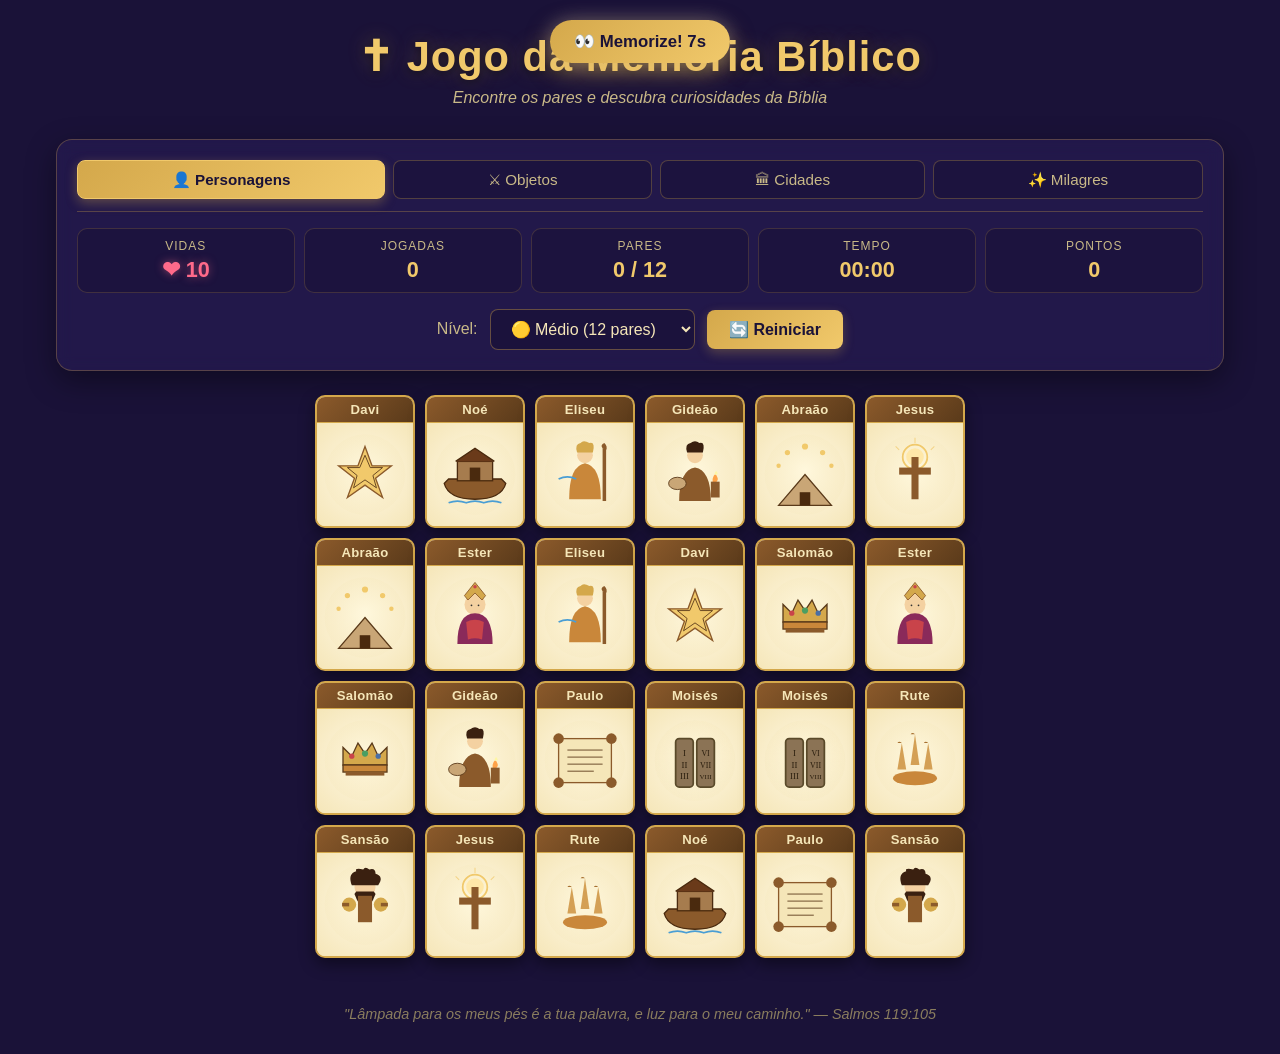
<file: index.html>
<!DOCTYPE html>
<html lang="pt-BR">
<head>
<meta charset="UTF-8" />
<meta name="viewport" content="width=device-width, initial-scale=1.0" />
<title>Jogo da Memória - Personagens Bíblicos</title>
<link rel="stylesheet" href="styles.css" />
</head>
<body>
  <div class="background"></div>

  <header class="topbar">
    <h1>✝ Jogo da Memória Bíblico</h1>
    <p class="subtitle">Encontre os pares e descubra curiosidades da Bíblia</p>
  </header>

  <main class="container">
    <section class="panel">
      <div class="mode-tabs" role="tablist">
        <button class="tab active" data-mode="characters" role="tab">👤 Personagens</button>
        <button class="tab" data-mode="objects"    role="tab">⚔ Objetos</button>
        <button class="tab" data-mode="cities"     role="tab">🏛 Cidades</button>
        <button class="tab" data-mode="miracles"   role="tab">✨ Milagres</button>
      </div>

      <div class="stats">
        <div class="stat stat-lives" id="livesStat">
          <span class="label">Vidas</span>
          <span id="lives" class="value">❤ 10</span>
        </div>
        <div class="stat">
          <span class="label">Jogadas</span>
          <span id="moves" class="value">0</span>
        </div>
        <div class="stat">
          <span class="label">Pares</span>
          <span id="pairs" class="value">0 / 0</span>
        </div>
        <div class="stat">
          <span class="label">Tempo</span>
          <span id="timer" class="value">00:00</span>
        </div>
        <div class="stat">
          <span class="label">Pontos</span>
          <span id="score" class="value">0</span>
        </div>
      </div>

      <div class="controls">
        <label for="difficulty">Nível:</label>
        <select id="difficulty">
          <option value="easy">🟢 Fácil (8 pares)</option>
          <option value="medium" selected>🟡 Médio (12 pares)</option>
          <option value="hard">🟠 Difícil (16 pares)</option>
          <option value="expert">🔴 Expert (20 pares)</option>
          <option value="master">⚫ Mestre (24 pares)</option>
        </select>
        <button id="restart" class="btn-primary">🔄 Reiniciar</button>
      </div>
    </section>

    <section id="board" class="board" aria-label="Tabuleiro do jogo"></section>
  </main>

  <!-- Toast de curiosidade -->
  <div id="curiosityToast" class="curiosity-toast hidden" role="status">
    <div class="toast-icon"></div>
    <div class="toast-body">
      <h3 id="toastTitle">—</h3>
      <p id="toastText">—</p>
    </div>
    <button class="toast-close" aria-label="Fechar">×</button>
  </div>

  <!-- Modal de Game Over -->
  <div id="gameOverModal" class="modal hidden" role="dialog" aria-modal="true">
    <div class="modal-content gameover">
      <div class="crown">💔</div>
      <h2>Fim de Jogo!</h2>
      <p>Suas vidas acabaram. Não desista — tente novamente!</p>
      <ul class="result">
        <li>Modo: <strong id="goMode">—</strong></li>
        <li>Nível: <strong id="goLevel">—</strong></li>
        <li>Pares encontrados: <strong id="goPairs">0 / 0</strong></li>
        <li>Tempo: <strong id="goTime">00:00</strong></li>
      </ul>
      <blockquote class="verse">
        "Porque sete vezes cairá o justo, e se levantará." — Provérbios 24:16
      </blockquote>
      <button id="tryAgain" class="btn-primary">🔁 Tentar de Novo</button>
    </div>
  </div>

  <!-- Modal de vitória -->
  <div id="winModal" class="modal hidden" role="dialog" aria-modal="true">
    <div class="modal-content">
      <div class="crown">👑</div>
      <h2>Parabéns!</h2>
      <p>Você encontrou todos os pares!</p>
      <ul class="result">
        <li>Modo: <strong id="finalMode">—</strong></li>
        <li>Nível: <strong id="finalLevel">—</strong></li>
        <li>Jogadas: <strong id="finalMoves">0</strong></li>
        <li>Tempo: <strong id="finalTime">00:00</strong></li>
        <li>Pontuação: <strong id="finalScore">0</strong></li>
      </ul>
      <blockquote id="verse" class="verse"></blockquote>
      <button id="playAgain" class="btn-primary">Jogar de Novo</button>
    </div>
  </div>

  <footer class="footer">
    <p>"Lâmpada para os meus pés é a tua palavra, e luz para o meu caminho." — Salmos 119:105</p>
  </footer>

  <script src="data.js"></script>
  <script src="game.js"></script>
</body>
</html>
</file>
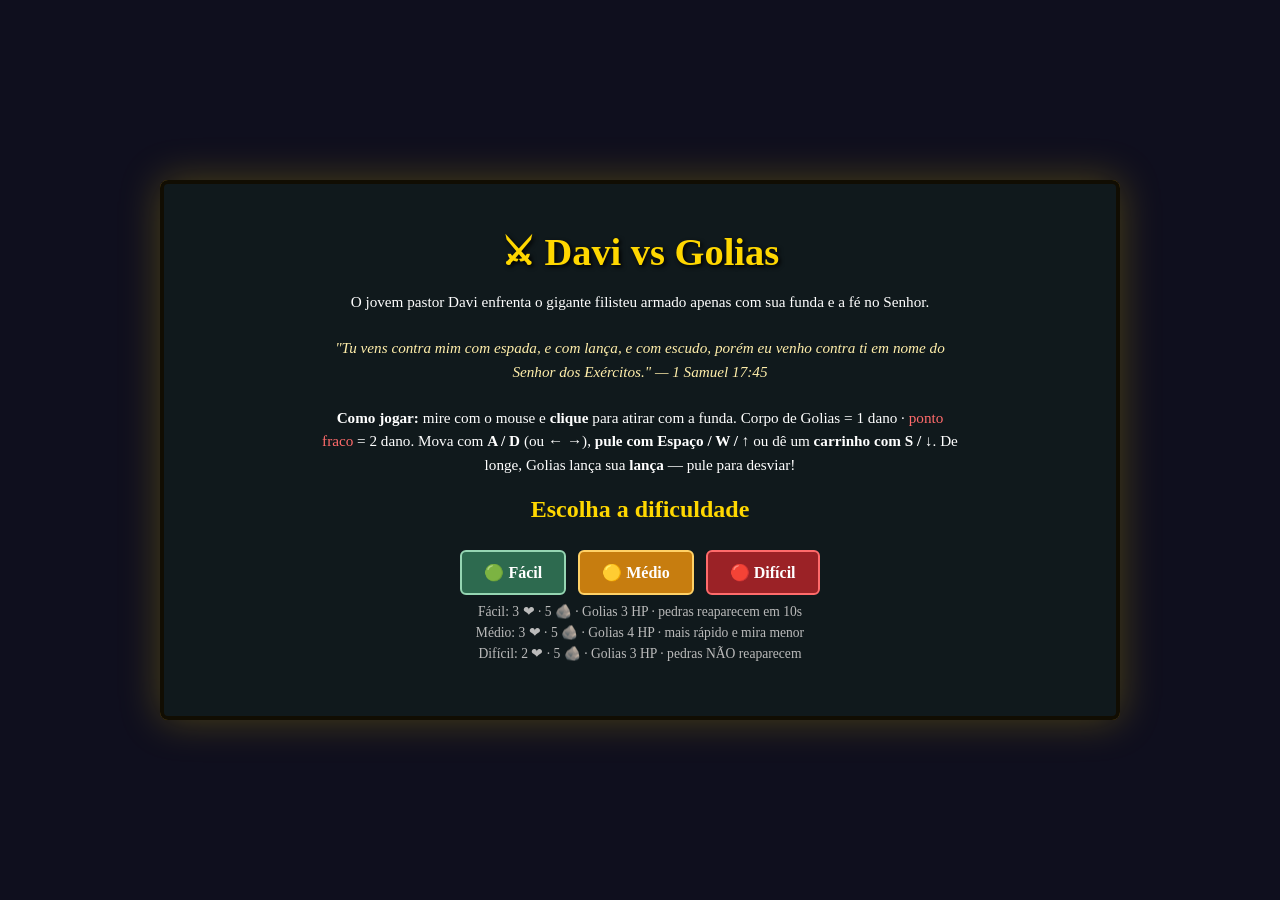
<file: davi-golias.html>
<!DOCTYPE html>
<html lang="pt-BR">
<head>
<meta charset="UTF-8" />
<meta name="viewport" content="width=device-width, initial-scale=1.0" />
<title>Davi vs Golias — Batalha Bíblica</title>
<style>
  * { box-sizing: border-box; margin: 0; padding: 0; }
  html, body {
    background: #0f0f1e;
    color: #fff;
    font-family: Georgia, 'Times New Roman', serif;
    min-height: 100vh;
    overflow: hidden;
  }
  body {
    display: flex;
    justify-content: center;
    align-items: center;
    padding: 10px;
  }
  #gameContainer {
    position: relative;
    width: 960px;
    max-width: 100%;
    aspect-ratio: 16 / 9;
  }
  canvas {
    display: block;
    width: 100%;
    height: 100%;
    border: 4px solid #8b6914;
    border-radius: 8px;
    cursor: crosshair;
    background: #87ceeb;
    box-shadow: 0 0 40px rgba(255, 215, 0, 0.25);
  }
  .overlay {
    position: absolute;
    inset: 0;
    background: rgba(0, 0, 0, 0.88);
    display: flex;
    flex-direction: column;
    justify-content: center;
    align-items: center;
    text-align: center;
    padding: 24px;
    border-radius: 8px;
    z-index: 10;
  }
  .overlay.hidden { display: none; }
  h1 { font-size: 2.4rem; margin-bottom: 0.6rem; color: #ffd700; text-shadow: 2px 2px 4px #000; }
  h2 { font-size: 1.5rem; margin: 0.8rem 0; color: #ffd700; }
  p { margin: 0.4rem 0; max-width: 640px; line-height: 1.55; font-size: 0.95rem; }
  .verse { font-style: italic; color: #ffeeaa; margin: 1rem 0; max-width: 620px; }
  .hint { color: #bbb; font-size: 0.85rem; }
  .buttons { display: flex; gap: 12px; margin-top: 14px; flex-wrap: wrap; justify-content: center; }
  button {
    background: #8b6914;
    color: #fff;
    border: 2px solid #ffd700;
    padding: 11px 22px;
    font-size: 1rem;
    font-family: inherit;
    font-weight: bold;
    cursor: pointer;
    border-radius: 6px;
    transition: transform 0.15s, background 0.15s;
  }
  button:hover { background: #ffd700; color: #1a1a2e; transform: scale(1.05); }
  button.easy   { background: #2d6a4f; border-color: #95d5b2; }
  button.medium { background: #c77d0f; border-color: #ffd166; }
  button.hard   { background: #9b2226; border-color: #ff6b6b; }
  #hud {
    position: absolute;
    top: 12px; left: 14px; right: 14px;
    display: flex;
    justify-content: space-between;
    align-items: center;
    pointer-events: none;
    font-size: 1.1rem;
    font-weight: bold;
    text-shadow: 2px 2px 4px #000, 0 0 8px rgba(0,0,0,0.8);
    z-index: 5;
  }
  #hud.hidden { display: none; }
  #hearts { color: #ff4d4d; font-size: 1.35rem; letter-spacing: 2px; }
  #stones { color: #fff; }
  #mode   { color: #ffd700; }
  #cooldownBox {
    position: absolute;
    top: 54px;
    left: 50%;
    transform: translateX(-50%);
    z-index: 5;
    text-align: center;
    pointer-events: none;
  }
  #cooldownBox.hidden { display: none; }
  #cooldownLabel {
    font-size: 0.78rem;
    color: #ffcccc;
    text-shadow: 1px 1px 2px #000;
    margin-bottom: 3px;
  }
  #cooldownBar {
    width: 280px;
    height: 12px;
    background: rgba(0,0,0,0.55);
    border: 2px solid #fff;
    border-radius: 6px;
    overflow: hidden;
  }
  #cooldownFill {
    height: 100%;
    background: linear-gradient(to right, #2d6a4f, #f77f00, #e63946);
    width: 0%;
  }
  @media (max-width: 700px) {
    h1 { font-size: 1.6rem; }
    p { font-size: 0.85rem; }
    button { padding: 9px 16px; font-size: 0.9rem; }
    #cooldownBar { width: 200px; }
  }
</style>
</head>
<body>
<div id="gameContainer">
  <canvas id="game" width="960" height="540"></canvas>

  <div id="hud" class="hidden">
    <div id="hearts">❤❤❤</div>
    <div id="mode">Modo: —</div>
    <div id="stones">🪨 x 10</div>
  </div>

  <div id="cooldownBox" class="hidden">
    <div id="cooldownLabel">⚔ Próximo ataque de Golias</div>
    <div id="cooldownBar"><div id="cooldownFill"></div></div>
  </div>

  <div id="startScreen" class="overlay">
    <h1>⚔ Davi vs Golias</h1>
    <p>O jovem pastor Davi enfrenta o gigante filisteu armado apenas com sua funda e a fé no Senhor.</p>
    <p class="verse">"Tu vens contra mim com espada, e com lança, e com escudo, porém eu venho contra ti em nome do Senhor dos Exércitos." — 1 Samuel 17:45</p>
    <p><strong>Como jogar:</strong> mire com o mouse e <strong>clique</strong> para atirar com a funda. Corpo de Golias = 1 dano · <span style="color:#ff6b6b">ponto fraco</span> = 2 dano. Mova com <strong>A / D</strong> (ou <strong>← →</strong>), <strong>pule com Espaço / W / ↑</strong> ou dê um <strong>carrinho com S / ↓</strong>. De longe, Golias lança sua <strong>lança</strong> — pule para desviar!</p>
    <h2>Escolha a dificuldade</h2>
    <div class="buttons">
      <button class="easy"   data-diff="easy">🟢 Fácil</button>
      <button class="medium" data-diff="medium">🟡 Médio</button>
      <button class="hard"   data-diff="hard">🔴 Difícil</button>
    </div>
    <p class="hint">Fácil: 3 ❤ · 5 🪨 · Golias 3 HP · pedras reaparecem em 10s<br>
       Médio: 3 ❤ · 5 🪨 · Golias 4 HP · mais rápido e mira menor<br>
       Difícil: 2 ❤ · 5 🪨 · Golias 3 HP · pedras NÃO reaparecem</p>
  </div>

  <div id="winScreen" class="overlay hidden">
    <h1>🎉 Vitória de Davi!</h1>
    <p>A pedra acertou Golias em cheio e o gigante caiu por terra.</p>
    <p class="verse">"Então correu Davi e, pondo-se em pé sobre o filisteu, pegou da sua espada... e o matou." — 1 Samuel 17:51</p>
    <div class="buttons">
      <button onclick="location.reload()">🔁 Jogar de novo</button>
    </div>
  </div>

  <div id="loseScreen" class="overlay hidden">
    <h1>💔 Derrota</h1>
    <p id="loseReason">Davi foi abatido pelo gigante.</p>
    <p class="verse">"Não temas, porque eu sou contigo; não te assombres, porque eu sou o teu Deus." — Isaías 41:10</p>
    <div class="buttons">
      <button onclick="location.reload()">🔁 Tentar novamente</button>
    </div>
  </div>
</div>

<script>
(() => {
  const canvas = document.getElementById('game');
  const ctx = canvas.getContext('2d');
  const W = canvas.width, H = canvas.height;

  const startScreen = document.getElementById('startScreen');
  const winScreen   = document.getElementById('winScreen');
  const loseScreen  = document.getElementById('loseScreen');
  const loseReason  = document.getElementById('loseReason');
  const hud         = document.getElementById('hud');
  const heartsEl    = document.getElementById('hearts');
  const stonesEl    = document.getElementById('stones');
  const modeEl      = document.getElementById('mode');
  const cooldownBox = document.getElementById('cooldownBox');
  const cooldownFill= document.getElementById('cooldownFill');

  const GROUND_Y = 440;

  const difficulties = {
    easy:   { hearts: 3, stones: 5, respawn: 10000, attackCD: 3500, weakPointW: 42, goliathSpeed: 0.7, goliathHP: 3, label: 'Fácil'   },
    medium: { hearts: 3, stones: 5, respawn: 10000, attackCD: 2700, weakPointW: 26, goliathSpeed: 1.1, goliathHP: 4, label: 'Médio'   },
    hard:   { hearts: 2, stones: 5, respawn: 0,     attackCD: 2200, weakPointW: 18, goliathSpeed: 1.6, goliathHP: 3, label: 'Difícil' }
  };

  let game = null;
  let lastTime = 0;

  function startGame(diff) {
    const cfg = difficulties[diff];
    game = {
      cfg, diff,
      hearts: cfg.hearts,
      goliathHP: cfg.goliathHP,
      stonesRemaining: cfg.stones,
      david: {
        x: 140, y: GROUND_Y - 60, w: 40, h: 60, speed: 4, flash: 0,
        vy: 0, onGround: true,
        sliding: false, slideTimer: 0, slideCooldown: 0, slideVx: 0,
        lastDir: 1
      },
      goliath: {
        x: 740, y: GROUND_Y - 140, w: 90, h: 140,
        dir: -1,
        attackTimer: cfg.attackCD,
        attackAnim: 0, attacking: false,
        throwing: false, throwAnim: 0,
        blocking: false, blockTimer: 0, blockCooldown: 3500,
        blockFlash: 0,
        shake: 0, hurtFlash: 0
      },
      stones: [],
      projectile: null,
      spear: null,
      mouse: { x: W/2, y: H/2 },
      keys: {},
      running: true,
      screenShake: 0,
      hitFlash: 0
    };

    for (let i = 0; i < cfg.stones; i++) {
      game.stones.push({
        x: 70 + i * (420 / Math.max(1, cfg.stones - 1)) * (cfg.stones > 1 ? 1 : 0) + (cfg.stones === 1 ? 200 : 0),
        y: GROUND_Y - 6,
        taken: false
      });
    }

    modeEl.textContent = 'Modo: ' + cfg.label;
    startScreen.classList.add('hidden');
    hud.classList.remove('hidden');
    cooldownBox.classList.remove('hidden');
    updateHUD();
    lastTime = performance.now();
    requestAnimationFrame(loop);
  }

  function updateHUD() {
    const full = '❤'.repeat(Math.max(0, game.hearts));
    const empty = '🖤'.repeat(Math.max(0, game.cfg.hearts - game.hearts));
    heartsEl.textContent = full + empty;
    stonesEl.textContent = '🪨 x ' + game.stonesRemaining;
  }

  // Input
  const blockKeys = [' ', 'arrowup', 'arrowdown', 'arrowleft', 'arrowright'];
  window.addEventListener('keydown', e => {
    if (!game) return;
    const k = e.key.toLowerCase();
    if (blockKeys.includes(k)) e.preventDefault();
    game.keys[k] = true;
  });
  window.addEventListener('keyup', e => {
    if (!game) return;
    game.keys[e.key.toLowerCase()] = false;
  });

  canvas.addEventListener('mousemove', e => {
    if (!game) return;
    const r = canvas.getBoundingClientRect();
    game.mouse.x = (e.clientX - r.left) * (W / r.width);
    game.mouse.y = (e.clientY - r.top)  * (H / r.height);
  });

  canvas.addEventListener('click', () => {
    if (game && game.running) shoot();
  });

  document.querySelectorAll('[data-diff]').forEach(btn => {
    btn.addEventListener('click', () => startGame(btn.dataset.diff));
  });

  function shoot() {
    if (game.projectile) return; // uma pedra no ar por vez
    const available = game.stones.filter(s => !s.taken);
    if (available.length === 0) return;

    const d = game.david;
    const nearest = available
      .map(s => ({ s, dist: Math.abs(s.x - (d.x + d.w/2)) }))
      .sort((a, b) => a.dist - b.dist)[0].s;

    nearest.taken = true;
    game.stonesRemaining--;
    updateHUD();

    const sx = d.x + d.w/2;
    const sy = d.y + 15;
    const dx = game.mouse.x - sx;
    const dy = game.mouse.y - sy;
    const len = Math.hypot(dx, dy) || 1;
    const speed = 15;

    game.projectile = {
      x: sx, y: sy,
      vx: (dx/len) * speed,
      vy: (dy/len) * speed,
      stoneRef: nearest,
      trail: []
    };
  }

  function scheduleRespawn(stoneRef) {
    if (game.cfg.respawn <= 0 || !stoneRef) return;
    setTimeout(() => {
      if (!game) return;
      stoneRef.taken = false;
      game.stonesRemaining++;
      updateHUD();
    }, game.cfg.respawn);
  }

  function loop(t) {
    if (!game || !game.running) return;
    const dt = Math.min(48, t - lastTime);
    lastTime = t;
    update(dt);
    draw();
    requestAnimationFrame(loop);
  }

  function update(dt) {
    const d = game.david;
    const g = game.goliath;

    // Cooldown do carrinho
    if (d.slideCooldown > 0) d.slideCooldown -= dt;

    // Iniciar carrinho (dash por baixo)
    const downPressed = game.keys['s'] || game.keys['arrowdown'];
    if (downPressed && !d.sliding && d.slideCooldown <= 0 && d.onGround) {
      d.sliding = true;
      d.slideTimer = 550;
      d.slideCooldown = 1400;
      const leftHeld  = game.keys['a'] || game.keys['arrowleft'];
      const rightHeld = game.keys['d'] || game.keys['arrowright'];
      const slideDir = leftHeld ? -1 : rightHeld ? 1 : d.lastDir;
      d.slideVx = slideDir * 9;
    }

    // Movimento Davi
    if (d.sliding) {
      d.slideTimer -= dt;
      d.x = Math.max(20, Math.min(W - d.w - 20, d.x + d.slideVx * (dt/16)));
      // Desacelera aos poucos
      d.slideVx *= 0.985;
      if (d.slideTimer <= 0) {
        d.sliding = false;
      }
    } else {
      let vx = 0;
      if (game.keys['a'] || game.keys['arrowleft'])  { vx = -d.speed; d.lastDir = -1; }
      if (game.keys['d'] || game.keys['arrowright']) { vx =  d.speed; d.lastDir =  1; }
      d.x = Math.max(20, Math.min(W - d.w - 20, d.x + vx * (dt/16)));
    }

    // Pulo do Davi (não pode pular durante o carrinho)
    if (!d.sliding && (game.keys[' '] || game.keys['w'] || game.keys['arrowup']) && d.onGround) {
      d.vy = -12;
      d.onGround = false;
    }
    d.vy += 0.6 * (dt/16);
    d.y += d.vy * (dt/16);
    const floorY = GROUND_Y - d.h;
    if (d.y >= floorY) {
      d.y = floorY;
      d.vy = 0;
      d.onGround = true;
    }

    if (d.flash > 0) d.flash -= dt;
    if (game.hitFlash > 0) game.hitFlash -= dt;
    if (game.screenShake > 0) game.screenShake -= dt;
    if (g.shake > 0) g.shake -= dt;
    if (g.hurtFlash > 0) g.hurtFlash -= dt;
    if (g.blockFlash > 0) g.blockFlash -= dt;

    // Defesa de Golias (aleatória)
    if (g.blocking) {
      g.blockTimer -= dt;
      if (g.blockTimer <= 0) {
        g.blocking = false;
        g.blockCooldown = 2500 + Math.random() * 2500;
      }
    } else {
      g.blockCooldown -= dt;
      if (g.blockCooldown <= 0 && Math.random() < 0.012) {
        g.blocking = true;
        g.blockTimer = 1100 + Math.random() * 700;
      }
    }

    // Movimento livre de Golias pelo mapa inteiro
    if (game.cfg.goliathSpeed > 0) {
      g.x += g.dir * game.cfg.goliathSpeed * (dt/16);
      if (g.x < 40)           { g.x = 40; g.dir = 1; }
      if (g.x > W - g.w - 40) { g.x = W - g.w - 40; g.dir = -1; }
      // Troca aleatória de direção ocasional para ficar imprevisível
      if (Math.random() < 0.003) g.dir *= -1;
    }

    // Ataque de Golias
    g.attackTimer -= dt;
    if (g.attackTimer <= 0) {
      g.attackTimer = game.cfg.attackCD;
      const dist = Math.abs((g.x + g.w/2) - (d.x + d.w/2));
      const useSpear = !game.spear && Math.random() < 0.5;

      if (useSpear) {
        // LANÇA — ataque à distância
        g.throwing = true;
        g.throwAnim = 450;
        const facesLeft = (d.x + d.w/2) < (g.x + g.w/2);
        const sx = facesLeft ? g.x + 6 : g.x + g.w - 6;
        const sy = g.y + 55;
        const tx = d.x + d.w/2;
        const ty = d.y + d.h/2;
        const dx = tx - sx, dy = ty - sy;
        const len = Math.hypot(dx, dy) || 1;
        const spd = 11;
        game.spear = {
          x: sx, y: sy,
          vx: (dx/len) * spd,
          vy: (dy/len) * spd,
          angle: Math.atan2(dy, dx)
        };
      } else {
        // ESPADA — ataque corpo-a-corpo
        g.attacking = true;
        g.attackAnim = 420;
        const airborne = !d.onGround && d.y < GROUND_Y - d.h - 20;
        const dodging = airborne || d.sliding;
        if (dist < 260 && !dodging) {
          game.hearts--;
          d.flash = 420;
          game.hitFlash = 260;
          game.screenShake = 260;
          const knockDir = (d.x + d.w/2) < (g.x + g.w/2) ? -1 : 1;
          d.x = Math.max(20, Math.min(W - d.w - 20, d.x + knockDir * 80));
          updateHUD();
          if (game.hearts <= 0) {
            endGame(false, 'Golias derrotou Davi com sua espada.');
            return;
          }
        }
      }
    }
    if (g.attackAnim > 0) {
      g.attackAnim -= dt;
      if (g.attackAnim <= 0) g.attacking = false;
    }
    if (g.throwAnim > 0) {
      g.throwAnim -= dt;
      if (g.throwAnim <= 0) g.throwing = false;
    }

    // Atualizar lança em voo
    if (game.spear) {
      const s = game.spear;
      s.x += s.vx * (dt/16);
      s.y += s.vy * (dt/16);
      s.vy += 0.18 * (dt/16);
      s.angle = Math.atan2(s.vy, s.vx);

      const tipX = s.x + Math.cos(s.angle) * 32;
      const tipY = s.y + Math.sin(s.angle) * 32;
      const hitDavid = (tipX > d.x && tipX < d.x + d.w && tipY > d.y && tipY < d.y + d.h);

      if (hitDavid) {
        const airborne = !d.onGround && d.y < GROUND_Y - d.h - 20;
        const dodging = airborne || d.sliding;
        if (!dodging) {
          game.hearts--;
          d.flash = 420;
          game.hitFlash = 320;
          game.screenShake = 320;
          const knockDir = (d.x + d.w/2) < (g.x + g.w/2) ? -1 : 1;
          d.x = Math.max(20, Math.min(W - d.w - 20, d.x + knockDir * 90));
          updateHUD();
          game.spear = null;
          if (game.hearts <= 0) {
            endGame(false, 'Davi foi perfurado pela lança de Golias.');
            return;
          }
        }
      } else if (s.y > GROUND_Y + 10 || s.x < -80 || s.x > W + 80) {
        game.spear = null;
      }
    }

    const cdPct = 100 - (g.attackTimer / game.cfg.attackCD) * 100;
    cooldownFill.style.width = cdPct + '%';

    // Projétil
    if (game.projectile) {
      const p = game.projectile;
      p.trail.push({ x: p.x, y: p.y });
      if (p.trail.length > 8) p.trail.shift();

      p.x += p.vx * (dt/16);
      p.y += p.vy * (dt/16);
      p.vy += 0.38 * (dt/16);

      const wp = getWeakPoint();
      const hitWeak = (p.x > wp.x && p.x < wp.x + wp.w && p.y > wp.y && p.y < wp.y + wp.h);
      const hitBody = !hitWeak && (p.x > g.x && p.x < g.x + g.w && p.y > g.y && p.y < g.y + g.h);
      const offscreen = (p.x < -30 || p.x > W + 30 || p.y > GROUND_Y + 20);

      if (hitWeak || hitBody) {
        const stoneRef = p.stoneRef;
        if (g.blocking) {
          // Bloqueado pelo escudo — sem dano
          g.blockFlash = 250;
          game.projectile = null;
          scheduleRespawn(stoneRef);
        } else {
          const damage = hitWeak ? 2 : 1;
          game.goliathHP = Math.max(0, game.goliathHP - damage);
          g.shake = hitWeak ? 400 : 180;
          g.hurtFlash = 260;
          game.projectile = null;
          if (game.goliathHP <= 0) {
            endGame(true);
            return;
          }
          scheduleRespawn(stoneRef);
        }
      } else if (offscreen) {
        const stoneRef = p.stoneRef;
        game.projectile = null;
        scheduleRespawn(stoneRef);
      }
    }

    // Sem pedras no modo difícil = derrota
    const hasOnGround = game.stones.some(s => !s.taken);
    if (!hasOnGround && !game.projectile && game.cfg.respawn === 0) {
      endGame(false, 'Davi ficou sem pedras para atirar.');
    }
  }

  function getWeakPoint() {
    const g = game.goliath;
    return {
      x: g.x + g.w/2 - game.cfg.weakPointW/2,
      y: g.y + 6,
      w: game.cfg.weakPointW,
      h: 9
    };
  }

  function endGame(won, reason) {
    if (!game.running) return;
    game.running = false;
    cooldownBox.classList.add('hidden');
    setTimeout(() => {
      if (won) winScreen.classList.remove('hidden');
      else {
        loseReason.textContent = reason || 'Davi foi derrotado.';
        loseScreen.classList.remove('hidden');
      }
    }, won ? 500 : 300);
  }

  // ---- Renderização ----
  function draw() {
    ctx.save();
    if (game.screenShake > 0) {
      const mag = game.screenShake / 260 * 8;
      ctx.translate((Math.random() - 0.5) * mag, (Math.random() - 0.5) * mag);
    }

    drawBackground();
    drawGround();

    game.stones.forEach(s => { if (!s.taken) drawStone(s.x, s.y, false); });

    drawGoliath(game.goliath);
    drawGoliathHP(game.goliath);
    drawDavid(game.david);

    // Ponto fraco (barra vermelha)
    const wp = getWeakPoint();
    const pulse = 0.5 + 0.5 * Math.sin(performance.now() / 200);
    ctx.fillStyle = `rgba(230, 57, 70, ${0.7 + pulse * 0.3})`;
    ctx.fillRect(wp.x, wp.y, wp.w, wp.h);
    ctx.strokeStyle = '#fff';
    ctx.lineWidth = 1.5;
    ctx.strokeRect(wp.x, wp.y, wp.w, wp.h);
    ctx.fillStyle = '#fff';
    ctx.font = 'bold 10px Georgia';
    ctx.textAlign = 'center';
    ctx.fillText('PONTO FRACO', wp.x + wp.w/2, wp.y - 4);

    if (game.projectile) {
      const p = game.projectile;
      p.trail.forEach((pt, i) => {
        ctx.fillStyle = `rgba(120, 120, 120, ${(i+1) / p.trail.length * 0.4})`;
        ctx.beginPath();
        ctx.arc(pt.x, pt.y, 4, 0, Math.PI * 2);
        ctx.fill();
      });
      drawStone(p.x, p.y, true);
    }

    if (game.spear) drawSpear(game.spear);

    drawCrosshair(game.mouse.x, game.mouse.y);

    ctx.restore();

    if (game.hitFlash > 0) {
      ctx.fillStyle = `rgba(255, 0, 0, ${game.hitFlash / 260 * 0.35})`;
      ctx.fillRect(0, 0, W, H);
    }
  }

  function drawBackground() {
    const sky = ctx.createLinearGradient(0, 0, 0, GROUND_Y);
    sky.addColorStop(0, '#4a7ba8');
    sky.addColorStop(0.6, '#e8b878');
    sky.addColorStop(1, '#f4e4c1');
    ctx.fillStyle = sky;
    ctx.fillRect(0, 0, W, GROUND_Y);

    // Sol
    ctx.fillStyle = 'rgba(255, 230, 150, 0.85)';
    ctx.beginPath();
    ctx.arc(780, 90, 40, 0, Math.PI * 2);
    ctx.fill();
    ctx.fillStyle = 'rgba(255, 255, 200, 0.35)';
    ctx.beginPath();
    ctx.arc(780, 90, 60, 0, Math.PI * 2);
    ctx.fill();

    // Colinas distantes
    ctx.fillStyle = '#8f7352';
    ctx.beginPath();
    ctx.moveTo(0, GROUND_Y);
    ctx.quadraticCurveTo(180, GROUND_Y - 110, 380, GROUND_Y - 40);
    ctx.quadraticCurveTo(560, GROUND_Y - 95, 760, GROUND_Y - 50);
    ctx.quadraticCurveTo(880, GROUND_Y - 70, 960, GROUND_Y - 30);
    ctx.lineTo(960, GROUND_Y);
    ctx.closePath();
    ctx.fill();

    ctx.fillStyle = '#a1805b';
    ctx.beginPath();
    ctx.moveTo(0, GROUND_Y);
    ctx.quadraticCurveTo(150, GROUND_Y - 60, 320, GROUND_Y - 15);
    ctx.quadraticCurveTo(500, GROUND_Y - 55, 720, GROUND_Y - 20);
    ctx.quadraticCurveTo(860, GROUND_Y - 40, 960, GROUND_Y - 10);
    ctx.lineTo(960, GROUND_Y);
    ctx.closePath();
    ctx.fill();
  }

  function drawGround() {
    const g = ctx.createLinearGradient(0, GROUND_Y, 0, H);
    g.addColorStop(0, '#b5873c');
    g.addColorStop(1, '#5e3d18');
    ctx.fillStyle = g;
    ctx.fillRect(0, GROUND_Y, W, H - GROUND_Y);

    ctx.strokeStyle = 'rgba(60, 40, 20, 0.4)';
    ctx.lineWidth = 1;
    for (let i = 0; i < W; i += 22) {
      ctx.beginPath();
      ctx.moveTo(i, GROUND_Y + 4);
      ctx.lineTo(i + 10, GROUND_Y + 10);
      ctx.stroke();
    }
    // Linha superior do solo
    ctx.strokeStyle = '#d4a574';
    ctx.lineWidth = 2;
    ctx.beginPath();
    ctx.moveTo(0, GROUND_Y);
    ctx.lineTo(W, GROUND_Y);
    ctx.stroke();
  }

  function drawStone(x, y, inAir) {
    ctx.save();
    ctx.fillStyle = '#6a6a6a';
    ctx.beginPath();
    ctx.ellipse(x, y, inAir ? 7 : 10, inAir ? 7 : 7, 0, 0, Math.PI * 2);
    ctx.fill();
    ctx.strokeStyle = '#2a2a2a';
    ctx.lineWidth = 1.2;
    ctx.stroke();
    ctx.fillStyle = 'rgba(255, 255, 255, 0.4)';
    ctx.beginPath();
    ctx.ellipse(x - 2, y - 2, 3, 1.8, 0, 0, Math.PI * 2);
    ctx.fill();
    ctx.restore();
  }

  function drawDavidSliding(d) {
    const cx = d.x + d.w/2;
    const bottom = d.y + d.h;
    const dir = d.slideVx >= 0 ? 1 : -1;

    // Rastro de poeira
    for (let i = 0; i < 5; i++) {
      const off = i * 10;
      ctx.fillStyle = `rgba(210, 180, 130, ${0.55 - i * 0.08})`;
      ctx.beginPath();
      ctx.arc(cx - dir * (14 + off), bottom - 3 - Math.random() * 4, 5 + Math.random() * 2, 0, Math.PI * 2);
      ctx.fill();
    }

    // Pernas estendidas para frente
    ctx.fillStyle = '#6b4423';
    ctx.fillRect(cx + dir * 8, bottom - 14, dir * 20, 6);
    ctx.fillRect(cx + dir * 8, bottom - 7, dir * 22, 5);
    ctx.fillStyle = '#3a2314';
    ctx.fillRect(cx + dir * 26, bottom - 14, dir * 6, 12);

    // Corpo (túnica) horizontal
    ctx.fillStyle = '#d4a373';
    ctx.beginPath();
    ctx.ellipse(cx, bottom - 10, 20, 9, 0, 0, Math.PI * 2);
    ctx.fill();
    ctx.strokeStyle = '#8b6914';
    ctx.lineWidth = 1;
    ctx.stroke();

    // Cinto
    ctx.fillStyle = '#4a2c18';
    ctx.fillRect(cx - 6, bottom - 13, 12, 3);

    // Cabeça (inclinada para trás)
    const hx = cx - dir * 18;
    const hy = bottom - 13;
    ctx.fillStyle = '#e0ac69';
    ctx.beginPath();
    ctx.arc(hx, hy, 9, 0, Math.PI * 2);
    ctx.fill();
    ctx.strokeStyle = '#8b5a3b';
    ctx.stroke();

    // Cabelo
    ctx.fillStyle = '#5a3a1b';
    ctx.beginPath();
    ctx.arc(hx, hy - 2, 9, Math.PI, 2 * Math.PI);
    ctx.fill();

    // Olho
    ctx.fillStyle = '#000';
    ctx.fillRect(hx + dir * 2, hy - 1, 1.5, 2);

    // Braço segurando a funda atrás
    ctx.strokeStyle = '#e0ac69';
    ctx.lineWidth = 3;
    ctx.beginPath();
    ctx.moveTo(cx, bottom - 12);
    ctx.lineTo(cx - dir * 12, bottom - 18);
    ctx.stroke();

    // Linhas de velocidade
    ctx.strokeStyle = 'rgba(255, 255, 255, 0.5)';
    ctx.lineWidth = 1.5;
    for (let i = 0; i < 3; i++) {
      const ly = bottom - 12 - i * 5;
      ctx.beginPath();
      ctx.moveTo(cx - dir * (25 + i * 8), ly);
      ctx.lineTo(cx - dir * (40 + i * 8), ly);
      ctx.stroke();
    }
  }

  function drawDavid(d) {
    ctx.save();
    if (d.flash > 0 && Math.floor(d.flash / 70) % 2 === 0) ctx.globalAlpha = 0.35;

    if (d.sliding) {
      drawDavidSliding(d);
      ctx.restore();
      return;
    }

    // Pernas
    ctx.fillStyle = '#6b4423';
    ctx.fillRect(d.x + 11, d.y + d.h - 14, 7, 14);
    ctx.fillRect(d.x + d.w - 18, d.y + d.h - 14, 7, 14);
    // Sandálias
    ctx.fillStyle = '#3a2314';
    ctx.fillRect(d.x + 9, d.y + d.h - 3, 11, 3);
    ctx.fillRect(d.x + d.w - 20, d.y + d.h - 3, 11, 3);

    // Túnica (corpo)
    ctx.fillStyle = '#d4a373';
    ctx.beginPath();
    ctx.moveTo(d.x + 8, d.y + 20);
    ctx.lineTo(d.x + d.w - 8, d.y + 20);
    ctx.lineTo(d.x + d.w - 4, d.y + d.h - 12);
    ctx.lineTo(d.x + 4, d.y + d.h - 12);
    ctx.closePath();
    ctx.fill();
    ctx.strokeStyle = '#8b6914';
    ctx.lineWidth = 1;
    ctx.stroke();

    // Cinto
    ctx.fillStyle = '#4a2c18';
    ctx.fillRect(d.x + 4, d.y + 36, d.w - 8, 4);

    // Cabeça
    ctx.fillStyle = '#e0ac69';
    ctx.beginPath();
    ctx.arc(d.x + d.w/2, d.y + 12, 10, 0, Math.PI * 2);
    ctx.fill();
    ctx.strokeStyle = '#8b5a3b';
    ctx.stroke();

    // Cabelo
    ctx.fillStyle = '#5a3a1b';
    ctx.beginPath();
    ctx.arc(d.x + d.w/2, d.y + 8, 10, Math.PI, 2 * Math.PI);
    ctx.fill();

    // Olhos
    ctx.fillStyle = '#000';
    ctx.fillRect(d.x + d.w/2 - 4, d.y + 12, 1.5, 2);
    ctx.fillRect(d.x + d.w/2 + 2, d.y + 12, 1.5, 2);

    // Funda (sling) apontada para o mouse
    const sx = d.x + d.w/2;
    const sy = d.y + 20;
    const dx = game.mouse.x - sx;
    const dy = game.mouse.y - sy;
    const ang = Math.atan2(dy, dx);
    const reach = 28;

    ctx.strokeStyle = '#3a2a18';
    ctx.lineWidth = 2;
    ctx.beginPath();
    ctx.moveTo(sx, sy);
    ctx.lineTo(sx + Math.cos(ang - 0.3) * reach, sy + Math.sin(ang - 0.3) * reach);
    ctx.moveTo(sx, sy);
    ctx.lineTo(sx + Math.cos(ang + 0.3) * reach, sy + Math.sin(ang + 0.3) * reach);
    ctx.stroke();

    // Bolsa da funda
    const px = sx + Math.cos(ang) * reach;
    const py = sy + Math.sin(ang) * reach;
    ctx.fillStyle = '#8b6914';
    ctx.beginPath();
    ctx.ellipse(px, py, 5, 4, ang, 0, Math.PI * 2);
    ctx.fill();
    ctx.strokeStyle = '#4a2c18';
    ctx.stroke();

    // Pedra na funda (se tiver munição)
    if (game.stonesRemaining > 0 && !game.projectile) {
      ctx.fillStyle = '#555';
      ctx.beginPath();
      ctx.arc(px, py, 2.5, 0, Math.PI * 2);
      ctx.fill();
    }

    ctx.restore();
  }

  function drawSpear(s) {
    ctx.save();
    ctx.translate(s.x, s.y);
    ctx.rotate(s.angle);

    // Haste de madeira
    const shaftGrad = ctx.createLinearGradient(0, -3, 0, 3);
    shaftGrad.addColorStop(0, '#8b5a2b');
    shaftGrad.addColorStop(0.5, '#6b4423');
    shaftGrad.addColorStop(1, '#3a2314');
    ctx.fillStyle = shaftGrad;
    ctx.fillRect(-28, -2.5, 58, 5);
    ctx.strokeStyle = '#2a1810';
    ctx.lineWidth = 1;
    ctx.strokeRect(-28, -2.5, 58, 5);

    // Amarras
    ctx.fillStyle = '#2a1810';
    ctx.fillRect(15, -3, 2, 6);
    ctx.fillRect(22, -3, 2, 6);

    // Ponta de metal
    const tipGrad = ctx.createLinearGradient(30, -6, 30, 6);
    tipGrad.addColorStop(0, '#d8d8e0');
    tipGrad.addColorStop(0.5, '#f0f0f5');
    tipGrad.addColorStop(1, '#888894');
    ctx.fillStyle = tipGrad;
    ctx.beginPath();
    ctx.moveTo(30, -6);
    ctx.lineTo(48, 0);
    ctx.lineTo(30, 6);
    ctx.closePath();
    ctx.fill();
    ctx.strokeStyle = '#333';
    ctx.lineWidth = 1;
    ctx.stroke();

    // Plumas na cauda
    ctx.fillStyle = '#8b0000';
    ctx.beginPath();
    ctx.moveTo(-28, -3);
    ctx.lineTo(-36, -6);
    ctx.lineTo(-32, 0);
    ctx.lineTo(-36, 6);
    ctx.lineTo(-28, 3);
    ctx.closePath();
    ctx.fill();

    ctx.restore();
  }

  function drawGoliathHP(g) {
    const barW = 80;
    const barH = 8;
    const x = g.x + g.w/2 - barW/2;
    const y = g.y - 26;
    const hpPct = game.goliathHP / game.cfg.goliathHP;

    ctx.fillStyle = 'rgba(0,0,0,0.65)';
    ctx.fillRect(x - 2, y - 2, barW + 4, barH + 4);
    ctx.fillStyle = '#3a1a1a';
    ctx.fillRect(x, y, barW, barH);
    const hpColor = hpPct > 0.6 ? '#2d6a4f' : hpPct > 0.3 ? '#f77f00' : '#e63946';
    ctx.fillStyle = hpColor;
    ctx.fillRect(x, y, barW * hpPct, barH);
    ctx.strokeStyle = '#fff';
    ctx.lineWidth = 1;
    ctx.strokeRect(x, y, barW, barH);

    ctx.fillStyle = '#fff';
    ctx.font = 'bold 10px Georgia';
    ctx.textAlign = 'center';
    ctx.fillText('GOLIAS ' + game.goliathHP + '/' + game.cfg.goliathHP, g.x + g.w/2, y - 4);
  }

  function drawGoliath(g) {
    ctx.save();
    if (g.shake > 0) {
      const m = g.shake / 400 * 6;
      ctx.translate((Math.random() - 0.5) * m, (Math.random() - 0.5) * m);
    }
    if (g.hurtFlash > 0 && Math.floor(g.hurtFlash / 60) % 2 === 0) {
      ctx.filter = 'brightness(1.8) saturate(2) hue-rotate(-20deg)';
    }

    // Pernas
    ctx.fillStyle = '#2a2a3a';
    ctx.fillRect(g.x + 20, g.y + g.h - 25, 16, 25);
    ctx.fillRect(g.x + g.w - 36, g.y + g.h - 25, 16, 25);
    // Botas
    ctx.fillStyle = '#1a1a22';
    ctx.fillRect(g.x + 18, g.y + g.h - 5, 20, 5);
    ctx.fillRect(g.x + g.w - 38, g.y + g.h - 5, 20, 5);

    // Corpo / armadura
    ctx.fillStyle = '#4a4a5a';
    ctx.fillRect(g.x + 10, g.y + 34, g.w - 20, g.h - 58);
    // Detalhes da armadura
    ctx.fillStyle = '#3a3a4a';
    for (let i = 0; i < 4; i++) {
      ctx.fillRect(g.x + 14, g.y + 42 + i * 18, g.w - 28, 3);
    }
    // Emblema
    ctx.fillStyle = '#8b0000';
    ctx.beginPath();
    ctx.arc(g.x + g.w/2, g.y + 70, 9, 0, Math.PI * 2);
    ctx.fill();
    ctx.fillStyle = '#ffd700';
    ctx.fillRect(g.x + g.w/2 - 1, g.y + 63, 2, 14);
    ctx.fillRect(g.x + g.w/2 - 5, g.y + 69, 10, 2);

    // Cabeça
    ctx.fillStyle = '#c9a07a';
    ctx.beginPath();
    ctx.arc(g.x + g.w/2, g.y + 22, 22, 0, Math.PI * 2);
    ctx.fill();

    // Capacete
    ctx.fillStyle = '#3a3a4a';
    ctx.beginPath();
    ctx.arc(g.x + g.w/2, g.y + 18, 23, Math.PI, 2 * Math.PI);
    ctx.fill();
    ctx.fillRect(g.x + g.w/2 - 23, g.y + 17, 46, 5);
    // Penacho
    ctx.fillStyle = '#8b0000';
    ctx.fillRect(g.x + g.w/2 - 3, g.y - 8, 6, 12);
    ctx.fillStyle = '#e63946';
    ctx.fillRect(g.x + g.w/2 - 2, g.y - 6, 4, 8);

    // Olhos malvados
    ctx.fillStyle = '#ff3333';
    ctx.fillRect(g.x + g.w/2 - 9, g.y + 22, 4, 3);
    ctx.fillRect(g.x + g.w/2 + 5, g.y + 22, 4, 3);

    // Barba
    ctx.fillStyle = '#1a0f08';
    ctx.beginPath();
    ctx.moveTo(g.x + g.w/2 - 14, g.y + 30);
    ctx.quadraticCurveTo(g.x + g.w/2, g.y + 48, g.x + g.w/2 + 14, g.y + 30);
    ctx.lineTo(g.x + g.w/2 + 10, g.y + 32);
    ctx.quadraticCurveTo(g.x + g.w/2, g.y + 42, g.x + g.w/2 - 10, g.y + 32);
    ctx.closePath();
    ctx.fill();

    // Espada/lança (swing)
    ctx.save();
    let swingAngle;
    if (g.attacking) {
      const progress = 1 - g.attackAnim / 420;
      swingAngle = -Math.PI/2.2 + progress * Math.PI * 0.95;
    } else {
      swingAngle = -Math.PI/5;
    }
    ctx.translate(g.x + 14, g.y + 55);
    ctx.rotate(swingAngle);
    // Cabo
    ctx.fillStyle = '#6b4423';
    ctx.fillRect(-10, -5, 12, 10);
    // Guarda
    ctx.fillStyle = '#d4af37';
    ctx.fillRect(2, -8, 4, 16);
    // Lâmina
    const bladeGrad = ctx.createLinearGradient(0, -4, 0, 4);
    bladeGrad.addColorStop(0, '#e0e0e8');
    bladeGrad.addColorStop(0.5, '#ffffff');
    bladeGrad.addColorStop(1, '#a0a0b0');
    ctx.fillStyle = bladeGrad;
    ctx.beginPath();
    ctx.moveTo(6, -4);
    ctx.lineTo(85, -2);
    ctx.lineTo(92, 0);
    ctx.lineTo(85, 2);
    ctx.lineTo(6, 4);
    ctx.closePath();
    ctx.fill();
    ctx.strokeStyle = '#555';
    ctx.lineWidth = 1;
    ctx.stroke();
    ctx.restore();

    if (g.blocking) {
      // Escudo grande erguido em frente (cobrindo corpo e cabeça)
      const facesLeft = game.david && (game.david.x + game.david.w/2) < (g.x + g.w/2);
      const shX = facesLeft ? g.x - 8 : g.x + g.w + 8;
      const shY = g.y + 55;
      const shW = 36;
      const shH = 92;

      // Brilho de bloqueio
      if (g.blockFlash > 0) {
        ctx.fillStyle = `rgba(255, 255, 150, ${g.blockFlash / 250 * 0.6})`;
        ctx.beginPath();
        ctx.ellipse(shX, shY, shW + 8, shH/2 + 8, 0, 0, Math.PI * 2);
        ctx.fill();
      }

      // Corpo do escudo
      ctx.fillStyle = '#6b4423';
      ctx.beginPath();
      ctx.ellipse(shX, shY, shW/2, shH/2, 0, 0, Math.PI * 2);
      ctx.fill();
      // Placa metálica
      ctx.fillStyle = '#8b6914';
      ctx.beginPath();
      ctx.ellipse(shX, shY, shW/2 - 4, shH/2 - 4, 0, 0, Math.PI * 2);
      ctx.fill();
      // Borda
      ctx.strokeStyle = '#3a2314';
      ctx.lineWidth = 3;
      ctx.beginPath();
      ctx.ellipse(shX, shY, shW/2, shH/2, 0, 0, Math.PI * 2);
      ctx.stroke();
      // Cruz dourada
      ctx.fillStyle = '#d4af37';
      ctx.fillRect(shX - 3, shY - 18, 6, 36);
      ctx.fillRect(shX - 12, shY - 3, 24, 6);
      // Detalhe central
      ctx.fillStyle = '#8b0000';
      ctx.beginPath();
      ctx.arc(shX, shY, 5, 0, Math.PI * 2);
      ctx.fill();
      ctx.strokeStyle = '#ffd700';
      ctx.lineWidth = 1.5;
      ctx.stroke();
    } else {
      // Escudo pequeno no braço
      ctx.fillStyle = '#8b6914';
      ctx.beginPath();
      ctx.arc(g.x + g.w - 8, g.y + 60, 16, 0, Math.PI * 2);
      ctx.fill();
      ctx.fillStyle = '#d4af37';
      ctx.beginPath();
      ctx.arc(g.x + g.w - 8, g.y + 60, 6, 0, Math.PI * 2);
      ctx.fill();
      ctx.strokeStyle = '#4a2c18';
      ctx.lineWidth = 2;
      ctx.beginPath();
      ctx.arc(g.x + g.w - 8, g.y + 60, 16, 0, Math.PI * 2);
      ctx.stroke();
    }

    ctx.restore();
  }

  function drawCrosshair(x, y) {
    ctx.save();
    ctx.strokeStyle = 'rgba(255, 50, 50, 0.95)';
    ctx.lineWidth = 2;
    ctx.beginPath();
    ctx.arc(x, y, 15, 0, Math.PI * 2);
    ctx.stroke();
    ctx.beginPath();
    ctx.moveTo(x - 22, y); ctx.lineTo(x - 7, y);
    ctx.moveTo(x + 7, y);  ctx.lineTo(x + 22, y);
    ctx.moveTo(x, y - 22); ctx.lineTo(x, y - 7);
    ctx.moveTo(x, y + 7);  ctx.lineTo(x, y + 22);
    ctx.stroke();
    ctx.fillStyle = 'rgba(255, 50, 50, 0.95)';
    ctx.beginPath();
    ctx.arc(x, y, 1.8, 0, Math.PI * 2);
    ctx.fill();
    ctx.restore();
  }
})();
</script>
</body>
</html>
</file>
<file: styles.css>
* {
  box-sizing: border-box;
  margin: 0;
  padding: 0;
}

:root {
  --gold: #d4a84b;
  --gold-light: #f1c96b;
  --deep: #1a1238;
  --deep-2: #2a1e5c;
  --card-back: linear-gradient(135deg, #3a2a7a 0%, #1a1238 100%);
  --card-front: linear-gradient(135deg, #fff8e4 0%, #f5e6b8 100%);
  --matched: linear-gradient(135deg, #b8e6c1 0%, #7dd39b 100%);
  --text: #f5e6b8;
  --shadow: 0 10px 30px rgba(0, 0, 0, 0.4);
}

html, body {
  min-height: 100vh;
  font-family: "Segoe UI", Tahoma, Geneva, Verdana, sans-serif;
  color: var(--text);
  background: var(--deep);
  overflow-x: hidden;
}

.background {
  position: fixed;
  inset: 0;
  z-index: -1;
  background:
    radial-gradient(ellipse at top, rgba(212, 168, 75, 0.15), transparent 60%),
    radial-gradient(ellipse at bottom, rgba(74, 42, 160, 0.4), transparent 60%),
    linear-gradient(180deg, #0d0822 0%, #1a1238 50%, #0d0822 100%);
}

.background::after {
  content: "";
  position: absolute;
  inset: 0;
  background-image:
    radial-gradient(2px 2px at 20% 30%, rgba(255,255,255,0.6), transparent),
    radial-gradient(1px 1px at 60% 70%, rgba(255,255,255,0.5), transparent),
    radial-gradient(2px 2px at 80% 20%, rgba(255,255,255,0.7), transparent),
    radial-gradient(1px 1px at 40% 80%, rgba(255,255,255,0.4), transparent),
    radial-gradient(1.5px 1.5px at 90% 50%, rgba(255,255,255,0.5), transparent);
  opacity: 0.6;
  animation: twinkle 6s ease-in-out infinite alternate;
}

@keyframes twinkle {
  from { opacity: 0.3; }
  to   { opacity: 0.8; }
}

.topbar {
  text-align: center;
  padding: 2rem 1rem 1rem;
}

.topbar h1 {
  font-size: clamp(1.6rem, 4vw, 2.6rem);
  color: var(--gold-light);
  text-shadow: 0 2px 8px rgba(0,0,0,0.5), 0 0 20px rgba(212,168,75,0.3);
  letter-spacing: 1px;
}

.subtitle {
  color: #c9b988;
  margin-top: 0.5rem;
  font-style: italic;
}

.container {
  max-width: 1200px;
  margin: 0 auto;
  padding: 1rem;
}

.panel {
  background: rgba(42, 30, 92, 0.5);
  border: 1px solid rgba(212, 168, 75, 0.3);
  border-radius: 16px;
  padding: 1.25rem;
  margin-bottom: 1.5rem;
  backdrop-filter: blur(8px);
  box-shadow: var(--shadow);
}

/* =========== TABS =========== */
.mode-tabs {
  display: flex;
  flex-wrap: wrap;
  gap: 0.5rem;
  margin-bottom: 1rem;
  border-bottom: 1px solid rgba(212, 168, 75, 0.3);
  padding-bottom: 0.75rem;
}

.tab {
  flex: 1 1 auto;
  min-width: 120px;
  padding: 0.6rem 1rem;
  border: 1px solid rgba(212, 168, 75, 0.3);
  background: rgba(26, 18, 56, 0.6);
  color: #c9b988;
  border-radius: 8px;
  font-size: 0.95rem;
  font-weight: 500;
  cursor: pointer;
  transition: all 0.2s ease;
}

.tab:hover {
  background: rgba(58, 42, 122, 0.7);
  color: var(--gold-light);
  transform: translateY(-1px);
}

.tab.active {
  background: linear-gradient(135deg, var(--gold) 0%, var(--gold-light) 100%);
  color: var(--deep);
  border-color: var(--gold-light);
  font-weight: bold;
  box-shadow: 0 4px 12px rgba(212,168,75,0.35);
}

/* =========== STATS =========== */
.stats {
  display: grid;
  grid-template-columns: repeat(5, 1fr);
  gap: 0.6rem;
  margin-bottom: 1rem;
}

.stat-lives .value {
  color: #ff6a8a !important;
  text-shadow: 0 0 8px rgba(255, 106, 138, 0.5);
}

.stat-lives.flash {
  animation: shake 0.4s ease;
  border-color: #ff6a8a;
}

.stat-lives.low .value {
  animation: pulseRed 1s ease infinite;
}

@keyframes shake {
  0%, 100% { transform: translateX(0); }
  25%      { transform: translateX(-6px); }
  75%      { transform: translateX(6px); }
}

@keyframes pulseRed {
  0%, 100% { color: #ff6a8a; }
  50%      { color: #ff2a4a; }
}

.stat {
  display: flex;
  flex-direction: column;
  align-items: center;
  padding: 0.6rem;
  background: rgba(26, 18, 56, 0.6);
  border-radius: 10px;
  border: 1px solid rgba(212, 168, 75, 0.2);
}

.stat .label {
  font-size: 0.75rem;
  color: #c9b988;
  text-transform: uppercase;
  letter-spacing: 1px;
}

.stat .value {
  font-size: 1.35rem;
  font-weight: bold;
  color: var(--gold-light);
  margin-top: 0.25rem;
}

.controls {
  display: flex;
  flex-wrap: wrap;
  gap: 0.75rem;
  align-items: center;
  justify-content: center;
}

.controls label {
  color: #c9b988;
  font-weight: 500;
}

.controls select {
  padding: 0.6rem 1rem;
  border-radius: 8px;
  border: 1px solid rgba(212, 168, 75, 0.4);
  background: rgba(26, 18, 56, 0.7);
  color: var(--text);
  font-size: 1rem;
  cursor: pointer;
}

.btn-primary {
  padding: 0.6rem 1.4rem;
  border-radius: 8px;
  border: none;
  background: linear-gradient(135deg, var(--gold) 0%, var(--gold-light) 100%);
  color: #1a1238;
  font-size: 1rem;
  font-weight: bold;
  cursor: pointer;
  transition: transform 0.15s ease, box-shadow 0.2s ease;
  box-shadow: 0 4px 12px rgba(212, 168, 75, 0.3);
}

.btn-primary:hover {
  transform: translateY(-2px);
  box-shadow: 0 6px 18px rgba(212,168,75,0.5);
}

/* =========== BOARD =========== */
.board {
  display: grid;
  gap: 10px;
  justify-content: center;
  perspective: 1000px;
}

.board.grid-easy    { grid-template-columns: repeat(4, minmax(70px, 110px)); }
.board.grid-medium  { grid-template-columns: repeat(6, minmax(65px, 100px)); }
.board.grid-hard    { grid-template-columns: repeat(8, minmax(60px, 90px)); }
.board.grid-expert  { grid-template-columns: repeat(8, minmax(55px, 85px)); }
.board.grid-master  { grid-template-columns: repeat(8, minmax(55px, 82px)); }

.card {
  aspect-ratio: 3 / 4;
  position: relative;
  cursor: pointer;
  transform-style: preserve-3d;
  transition: transform 0.5s cubic-bezier(0.4, 0, 0.2, 1);
  border-radius: 10px;
}

.card.flipped { transform: rotateY(180deg); }

.card.matched { animation: matchPulse 0.6s ease; }

@keyframes matchPulse {
  0%, 100% { transform: rotateY(180deg) scale(1); }
  50%      { transform: rotateY(180deg) scale(1.08); }
}

.card-face {
  position: absolute;
  inset: 0;
  border-radius: 10px;
  display: flex;
  align-items: stretch;
  justify-content: center;
  backface-visibility: hidden;
  -webkit-backface-visibility: hidden;
  box-shadow: 0 6px 16px rgba(0, 0, 0, 0.45);
  overflow: hidden;
}

.card-back {
  background: var(--card-back);
  border: 2px solid var(--gold);
  font-size: clamp(1.5rem, 4vw, 2.5rem);
  color: var(--gold-light);
  align-items: center;
}

.card-back::before {
  content: "";
  position: absolute;
  inset: 6px;
  border: 1px dashed rgba(212, 168, 75, 0.4);
  border-radius: 7px;
}

.card-front {
  background: var(--card-front);
  transform: rotateY(180deg);
  color: #1a1238;
  flex-direction: column;
  border: 2px solid var(--gold);
  padding: 0;
}

.card.matched .card-front {
  background: var(--matched);
  border-color: #4a9e62;
}

.card-front .name {
  width: 100%;
  font-size: clamp(0.6rem, 1.3vw, 0.82rem);
  font-weight: bold;
  line-height: 1.15;
  padding: 5px 3px;
  background: linear-gradient(135deg, #8b5a2b 0%, #5a3a1a 100%);
  color: #f5e6b8;
  text-align: center;
  word-break: break-word;
  border-bottom: 1px solid var(--gold);
  letter-spacing: 0.3px;
}

.card.matched .card-front .name {
  background: linear-gradient(135deg, #2a7a3a 0%, #1a5a2a 100%);
}

.card-front .art {
  flex: 1;
  display: flex;
  align-items: center;
  justify-content: center;
  padding: 4px;
  background: radial-gradient(circle at center, #fff8e4 0%, #f5e6b8 100%);
}

.card-front .art svg {
  width: 100%;
  height: 100%;
  max-width: 100%;
  max-height: 100%;
}

/* =========== CURIOSITY TOAST =========== */
.curiosity-toast {
  position: fixed;
  bottom: 24px;
  left: 50%;
  transform: translateX(-50%) translateY(20px);
  background: linear-gradient(135deg, #2a1e5c 0%, #1a1238 100%);
  border: 2px solid var(--gold);
  border-radius: 14px;
  padding: 1rem 1.2rem;
  max-width: 520px;
  width: calc(100% - 2rem);
  display: flex;
  align-items: flex-start;
  gap: 0.9rem;
  box-shadow: 0 12px 30px rgba(0,0,0,0.5), 0 0 20px rgba(212,168,75,0.25);
  opacity: 0;
  pointer-events: none;
  transition: all 0.35s cubic-bezier(0.34, 1.56, 0.64, 1);
  z-index: 90;
}

.curiosity-toast.show {
  opacity: 1;
  transform: translateX(-50%) translateY(0);
  pointer-events: auto;
}

.curiosity-toast.hidden { display: flex; }

.toast-icon {
  flex-shrink: 0;
  width: 56px;
  height: 56px;
  border-radius: 10px;
  background: radial-gradient(circle, #fff8e4 0%, #f5e6b8 100%);
  border: 2px solid var(--gold);
  display: flex;
  align-items: center;
  justify-content: center;
  padding: 4px;
}

.toast-icon svg {
  width: 100%;
  height: 100%;
}

.toast-body {
  flex: 1;
  min-width: 0;
}

.toast-body h3 {
  color: var(--gold-light);
  font-size: 1.05rem;
  margin-bottom: 0.25rem;
}

.toast-body p {
  color: #e5d4a0;
  font-size: 0.88rem;
  line-height: 1.4;
}

.toast-close {
  position: absolute;
  top: 6px;
  right: 10px;
  background: transparent;
  border: none;
  color: #c9b988;
  font-size: 1.4rem;
  cursor: pointer;
  line-height: 1;
}

.toast-close:hover { color: var(--gold-light); }

/* =========== MODAL =========== */
.modal {
  position: fixed;
  inset: 0;
  background: rgba(13, 8, 34, 0.88);
  display: flex;
  align-items: center;
  justify-content: center;
  z-index: 100;
  backdrop-filter: blur(6px);
  animation: fadeIn 0.3s ease;
}

.modal.hidden { display: none; }

@keyframes fadeIn { from { opacity: 0; } to { opacity: 1; } }

.modal-content.gameover {
  background: linear-gradient(135deg, #5c1e2a 0%, #381222 100%);
  border-color: #ff6a8a;
  box-shadow: 0 20px 60px rgba(0,0,0,0.6), 0 0 40px rgba(255,106,138,0.4);
}

.modal-content.gameover h2 { color: #ff9aaf; }
.modal-content.gameover .crown { filter: drop-shadow(0 0 10px rgba(255,106,138,0.5)); }

.modal-content {
  background: linear-gradient(135deg, #2a1e5c 0%, #1a1238 100%);
  padding: 2.2rem 1.8rem;
  border-radius: 20px;
  text-align: center;
  max-width: 440px;
  width: 90%;
  border: 2px solid var(--gold);
  box-shadow: 0 20px 60px rgba(0,0,0,0.6), 0 0 40px rgba(212,168,75,0.3);
  animation: popIn 0.4s cubic-bezier(0.34, 1.56, 0.64, 1);
}

@keyframes popIn {
  from { transform: scale(0.7); opacity: 0; }
  to   { transform: scale(1); opacity: 1; }
}

.crown { font-size: 4rem; animation: bounce 1.5s ease infinite; }

@keyframes bounce {
  0%, 100% { transform: translateY(0); }
  50%      { transform: translateY(-10px); }
}

.modal-content h2 {
  color: var(--gold-light);
  font-size: 1.8rem;
  margin-bottom: 0.5rem;
}

.modal-content p {
  color: #c9b988;
  margin-bottom: 1rem;
}

.result {
  list-style: none;
  margin: 1rem 0;
  color: var(--text);
  text-align: left;
}

.result li {
  padding: 0.35rem 0.2rem;
  border-bottom: 1px dashed rgba(212,168,75,0.2);
  display: flex;
  justify-content: space-between;
}

.result li:last-child { border-bottom: none; }

.result strong { color: var(--gold-light); }

.verse {
  font-style: italic;
  color: #c9b988;
  border-left: 3px solid var(--gold);
  padding: 0.4rem 0.8rem;
  margin-bottom: 1.2rem;
  text-align: left;
  font-size: 0.9rem;
}

.footer {
  text-align: center;
  padding: 2rem 1rem;
  color: #8a7d5e;
  font-size: 0.9rem;
  font-style: italic;
}

/* Mensagem de preview das cartas */
.preview-msg {
  position: fixed;
  top: 20px;
  left: 50%;
  transform: translateX(-50%) translateY(-30px);
  background: linear-gradient(135deg, var(--gold) 0%, var(--gold-light) 100%);
  color: var(--deep);
  padding: 0.7rem 1.5rem;
  border-radius: 25px;
  font-weight: bold;
  font-size: 1.05rem;
  box-shadow: 0 8px 24px rgba(212,168,75,0.5), 0 0 20px rgba(255,255,255,0.2);
  opacity: 0;
  transition: all 0.3s cubic-bezier(0.34, 1.56, 0.64, 1);
  z-index: 95;
  pointer-events: none;
}

.preview-msg.show {
  opacity: 1;
  transform: translateX(-50%) translateY(0);
}

.card.preview {
  animation: previewGlow 1.5s ease-in-out infinite alternate;
}

@keyframes previewGlow {
  from { filter: brightness(1); }
  to   { filter: brightness(1.15) drop-shadow(0 0 6px rgba(241,201,107,0.6)); }
}

/* Modo preview: mostra a frente de todas as cartas sem depender de rotacao 3D */
.board.preview-mode .card {
  transform: none !important;
  animation: previewGlow 1.5s ease-in-out infinite alternate;
}
.board.preview-mode .card-back {
  visibility: hidden;
}
.board.preview-mode .card-front {
  transform: none !important;
  visibility: visible;
  backface-visibility: visible;
  -webkit-backface-visibility: visible;
}

@media (max-width: 900px) {
  .stats { grid-template-columns: repeat(3, 1fr); }
  .board.grid-hard,
  .board.grid-expert,
  .board.grid-master { grid-template-columns: repeat(6, minmax(55px, 85px)); }
}

@media (max-width: 700px) {
  .stats { grid-template-columns: repeat(2, 1fr); }
  .mode-tabs .tab { flex: 1 1 45%; min-width: 0; font-size: 0.85rem; }
  .board.grid-easy,
  .board.grid-medium,
  .board.grid-hard,
  .board.grid-expert,
  .board.grid-master { grid-template-columns: repeat(4, minmax(55px, 90px)); }
  .board { gap: 6px; }
  .card-front .name { font-size: 0.65rem; padding: 3px 2px; }
}

@media (max-width: 420px) {
  .board.grid-easy,
  .board.grid-medium,
  .board.grid-hard,
  .board.grid-expert,
  .board.grid-master { grid-template-columns: repeat(3, minmax(70px, 1fr)); }
}
</file>
